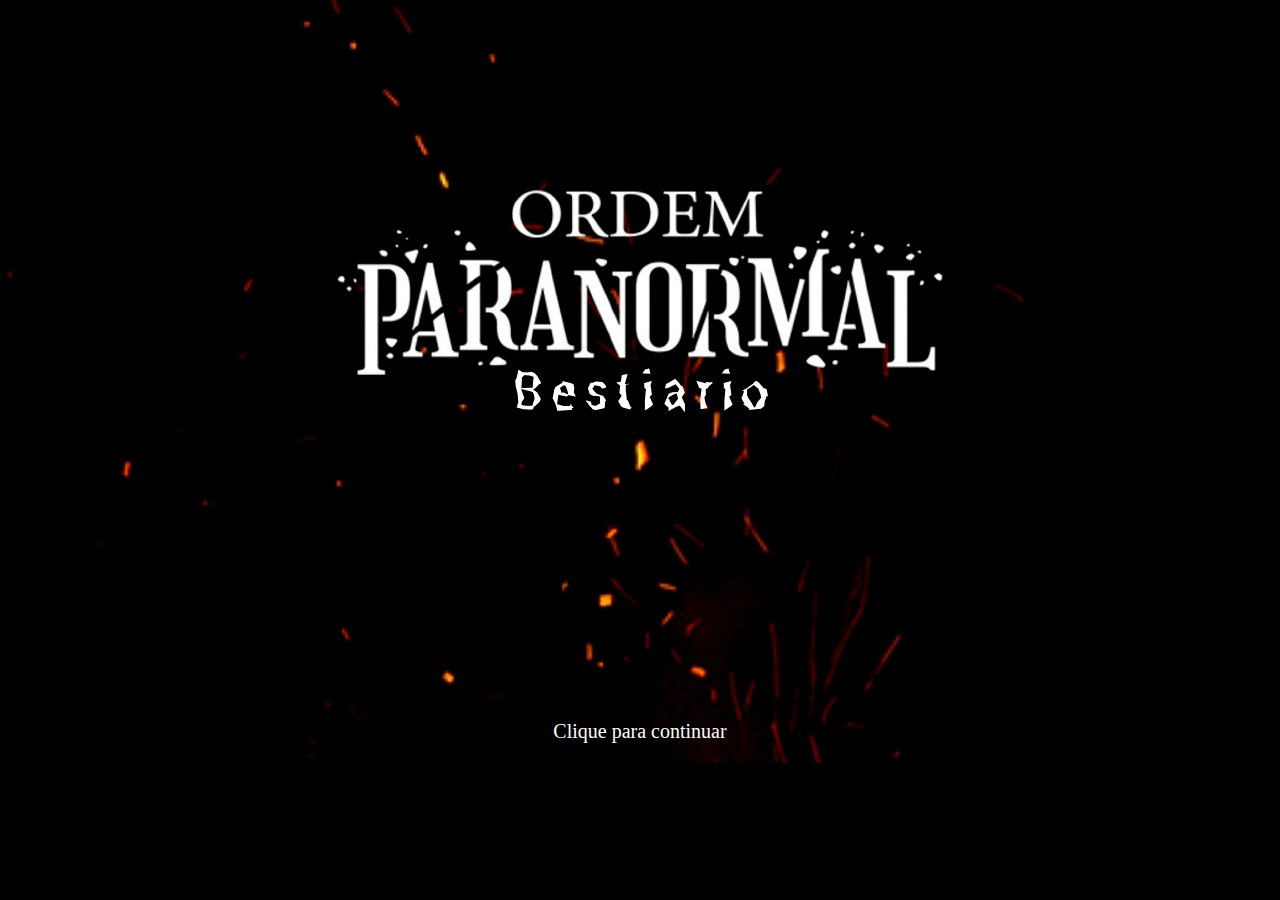
<file: Index.html>
<!DOCTYPE html>
<html lang="pt-br">
<head>
    <meta charset="UTF-8">
    <meta name="viewport" content="width=device-width, initial-scale=1.0">
    <title>Ordem paranormal</title>
    <link rel="stylesheet" href="estilos/index.css">
</head>
<body id="paginainicial">
    <nav> 
        <a href="Direcionador.html">
            <div>
                <img src="Imagens/logoordemparanormalbestiario.png" alt="">
            </div>
            
            <div class="paginainicial">
                <p>Clique para continuar</p>
            </div>
        </a>
    </nav>

    <blabla>
    </blabla>
</body>
</html>
</file>
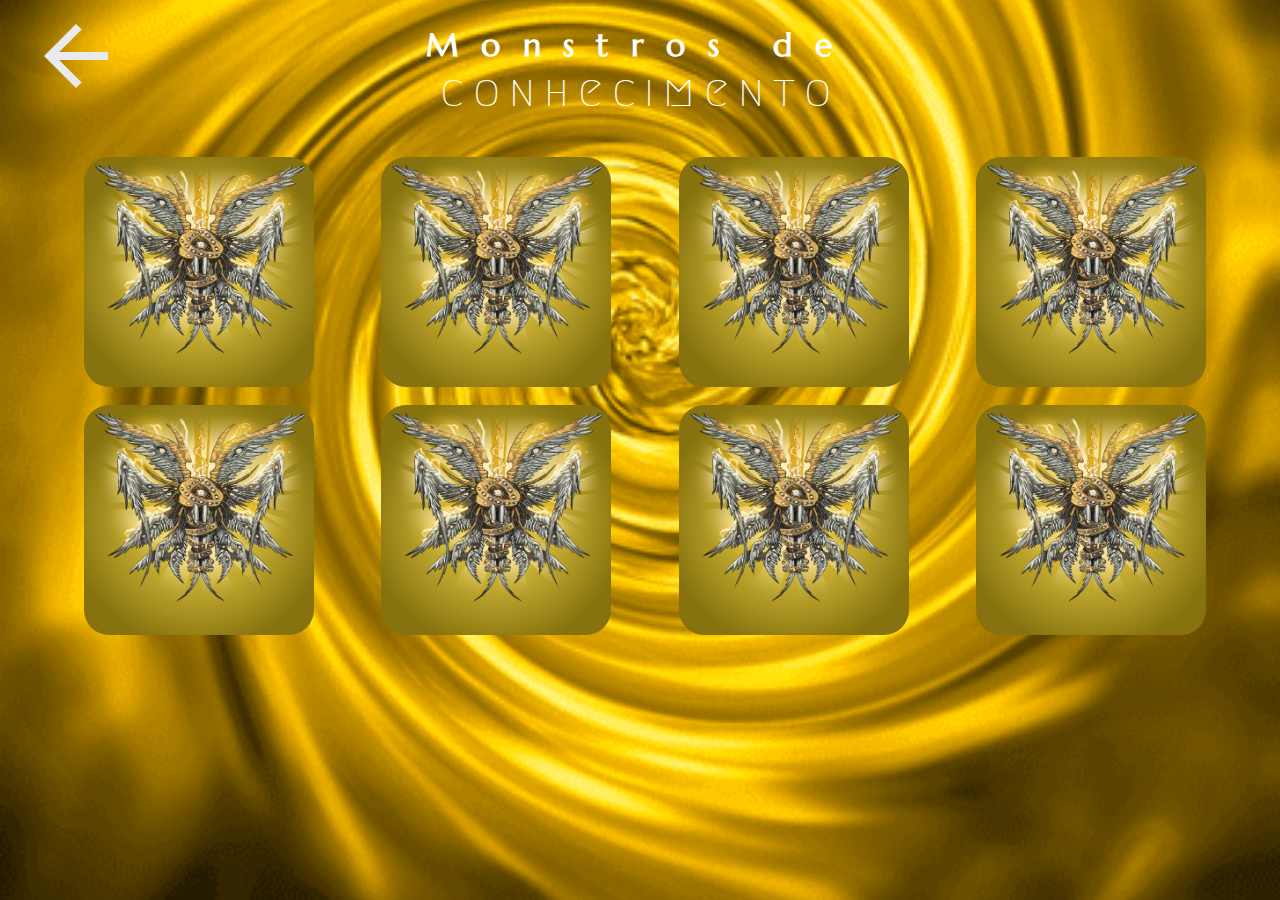
<file: conhecimento.html>
<!DOCTYPE html>
<html lang="pt-br">
<head>
    
    <meta charset="UTF-8">
    <meta name="viewport" content="width=device-width, initial-scale=1.0">
    <title>Document</title>
    <link rel="stylesheet" href="estilos/conhecimento.css">

</head>
<body id="paginaconhecimento">
 
    <a href="Direcionador.html">
        <img  src="Imagens/voltar.png" alt="" title="Voltar">
    </a>
    
    <h1>Monstros de <br> <span class="txtconhecimento">conhecimento</span></h1>
    
    <div class="card-wrapper">
        <div class="card conhecimento">
            <img src="Imagens/monstroconhecimento.png" alt="" srcset="">
        </div>
        <div class="card conhecimento">
            <img src="Imagens/monstroconhecimento.png" alt="" srcset="">
        </div>
        <div class="card conhecimento">
            <img src="Imagens/monstroconhecimento.png" alt="" srcset="">
        </div>
        <div class="card conhecimento">
            <img src="Imagens/monstroconhecimento.png" alt="" srcset="">
        </div>
        <div class="card conhecimento">
            <img src="Imagens/monstroconhecimento.png" alt="" srcset="">
        </div>
        <div class="card conhecimento">
            <img src="Imagens/monstroconhecimento.png" alt="" srcset="">
        </div>
        <div class="card conhecimento">
            <img src="Imagens/monstroconhecimento.png" alt="" srcset="">
        </div>
        <div class="card conhecimento">
            <img src="Imagens/monstroconhecimento.png" alt="" srcset="">
        </div>
    </div>
    
    <div class="popup">
        <div class="popup-wrapper conhecimento">
            <div class="popup-close">X</div>
            <div class="popup-content">
                
                <img src="Imagens/monstroconhecimento.png" alt="">
                
                <div class="popup-content-text">
                    <h2 class="txtconhecimento">Carniçal Preto da Morte</h2>
                    <p class="txtconhecimento">Elemento: Sangue</p>
                    <p>Os Zumbis de Sangue são criaturas paranormais que surgem de cadáveres abandonados em áreas com a Membrana enfraquecida, após mortes brutais. Eles servem como passagens para a entidade de Sangue tomar controle físico. O tempo de transformação varia com o ambiente e a exposição paranormal da vítima, podendo resultar em zumbis mais brutais e animalescos, conhecidos como Bestiais.</p>
                </div>
            </div>
        </div>
    </div>

    <script src="popup.js"></script>

</body>
</html>
</file>
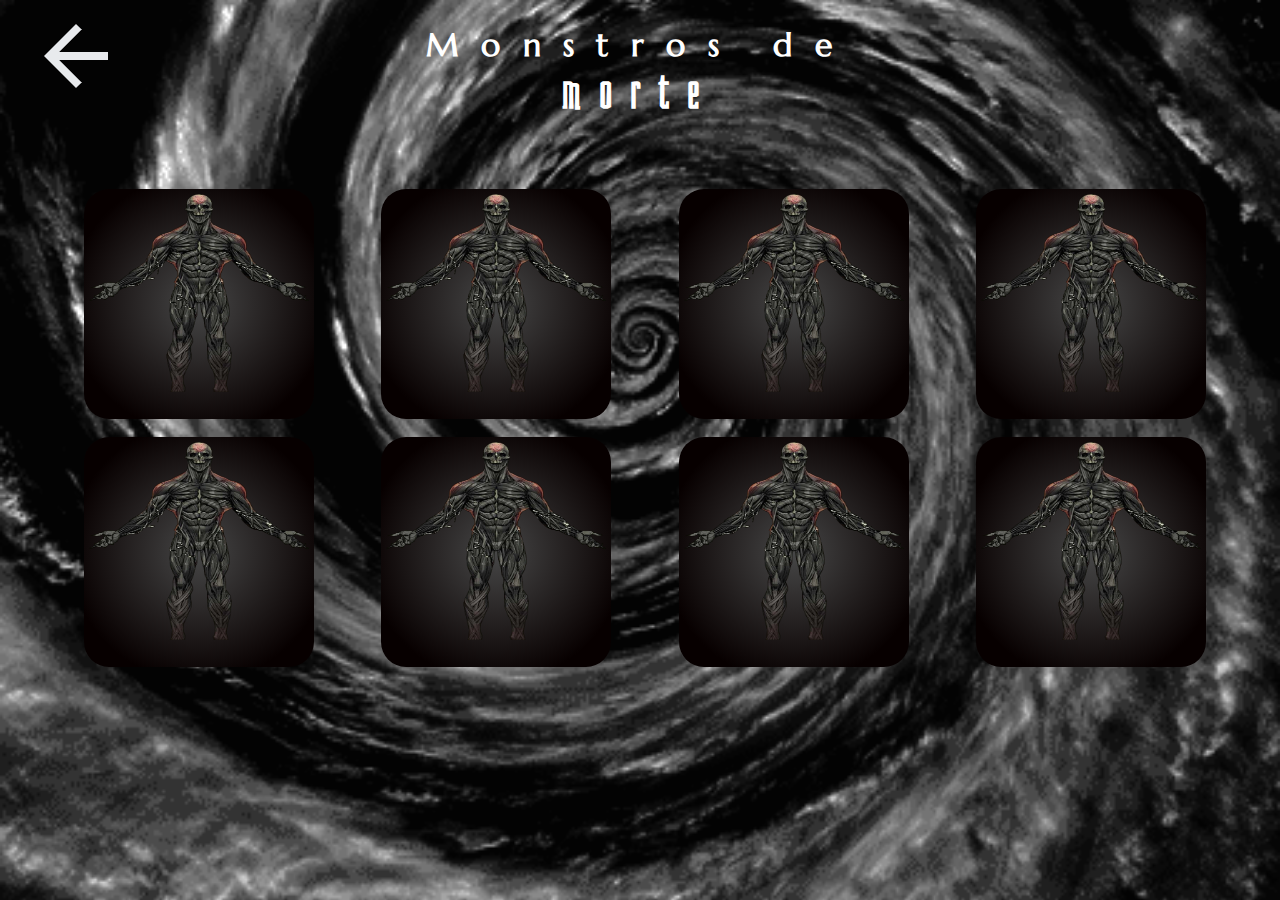
<file: morte.html>
<!DOCTYPE html>
<html lang="pt-br">
<head>
    
    <meta charset="UTF-8">
    <meta name="viewport" content="width=device-width, initial-scale=1.0">
    <title>Document</title>
    <link rel="stylesheet" href="estilos/morte.css">

</head>
<body id="paginamorte">

    <a href="Direcionador.html">
        <img  src="Imagens/voltar.png" alt="" title="Voltar">
    </a>
    
    <h1>Monstros de <br> <span class="txtmorte">morte</span></h1>
    
    <div class="card-wrapper">
        <div class="card morte">
            <img src="Imagens/mostromorte.png" alt="" srcset="">
        </div>
        <div class="card morte">
            <img src="Imagens/mostromorte.png" alt="" srcset="">
        </div>
        <div class="card morte">
            <img src="Imagens/mostromorte.png" alt="" srcset="">
        </div>
        <div class="card morte">
            <img src="Imagens/mostromorte.png" alt="" srcset="">
        </div>
        <div class="card morte">
            <img src="Imagens/mostromorte.png" alt="" srcset="">
        </div>
        <div class="card morte">
            <img src="Imagens/mostromorte.png" alt="" srcset="">
        </div>
        <div class="card morte">
            <img src="Imagens/mostromorte.png" alt="" srcset="">
        </div>
        <div class="card morte">
            <img src="Imagens/mostromorte.png" alt="" srcset="">
        </div>
    </div>
    
    <div class="popup">
        <div class="popup-wrapper morte">
            <div class="popup-close">X</div>
            <div class="popup-content">
                
                <img src="Imagens/mostromorte.png" alt="">
                
                <div class="popup-content-text">
                    <h2 class="txtmorte">Carniçal Preto da Morte</h2>
                    <p>Elemento: <span class="txtmorte">morte</span></p>
                    <p>Os Zumbis de Sangue são criaturas paranormais que surgem de cadáveres abandonados em áreas com a Membrana enfraquecida, após mortes brutais. Eles servem como passagens para a entidade de Sangue tomar controle físico. O tempo de transformação varia com o ambiente e a exposição paranormal da vítima, podendo resultar em zumbis mais brutais e animalescos, conhecidos como Bestiais.</p>
                </div>
            </div>
        </div>
    </div>

    <script src="popup.js"></script>

</body>
</html>
</file>
<file: estilos/index.css>
@import "style.css";

/*Pagina inicial besta*/
body#paginainicial{

    background: var();
    background-image: linear-gradient();
    background: black url('../Imagens/fagulhas-subindo.gif') no-repeat;
    background-size: cover;
}

#paginainicial img{

    font-family: 'Gill Sans', 'Gill Sans MT', Calibri, 'Trebuchet MS', sans-serif;
     position: absolute;
     top: 40%;
     left: 50%;
    transform: translate(-50%, -50%);

}

#paginainicial p {
    color: white;
    font-size: 20px;
    text-decoration: none;

    top: 48vh;
    display: flex;
    align-items: center;
    justify-content: center;
    margin-top: 80vh;

}

#paginainicial p:hover{

    font-size: 25px;
    transition: 0.79s;

}

#paginainicial a{

    text-decoration: none;
    width: 100%;
    height: 100%;

}
</file>
<file: estilos/conhecimento.css>
@import "style.css";

/*pagina sangue*/
#paginaconhecimento{

    background: black url('../Imagens/Vortex-conhecimento.gif') right center no-repeat;
    background-size: cover;

}

#paginaconhecimento > a{

    display: flex;
    margin-bottom: -100px;
    margin-left: 20px;

}

#paginaconhecimento > a:hover{

    margin-left: 1px;

}

#paginaconhecimento h1{

    text-align: center;
    color: #ffffff;
    letter-spacing: 0.7em;
    margin-bottom: 40px;

    font-family: var(--font3);

}

#paginaconhecimento h1 > span{

    display: inline;
    font-size: 1.4em;
    font-weight: 100;
    letter-spacing: 0.2em;

}

.divmostrosangue{

    height: 150px;
    width: 150px;

    background: rgb(255,0,0);
    background: radial-gradient(circle, rgb(255, 255, 255) 0%, rgba(0,0,0,1) 93%);
    border-radius: 25px;

}


/*cards*/

.card-wrapper {
    display: grid;
    grid-template-columns: 4fr 4fr 4fr 4fr;
    grid-column-gap: 3vh;
    grid-row-gap: 2vh;
    padding-left: 6%;
    padding-right: 2%;
    margin: auto;
}


.card {
    width: 220px;
    height: 220px;
    border-radius: 25px;
    padding: 5px;
    cursor: pointer;
}

.card:hover{
    width: 240px;
    height: 240px;
}

.card > img {
    width: 100%;
    height: 90%;
    display: block;
    margin: auto;
}

.card > img:hover{
    margin-left: 5px3;
}

/*popup*/

.popup {
    width: 100%;
    height: 100%;
    position: fixed;
    z-index: 1;
    top: 0;
    right: 0;
    background-color: rgba(0, 0, 0, 0.623);
    align-items: center;
    justify-content: center;
    display: none;
}

.popup-wrapper {
    width: 80%;
    height: 80%;
    border-radius: 25px;
}

.popup-close {
    border: 5px solid black;
    background-color: rgb(255, 0, 0);
    color: #ffffff;
    width: 2.5rem;
    height: 2.5rem;
    border-radius: 100%;
    padding: 5px;
    font-family: 'Franklin Gothic Medium', 'Arial Narrow', Arial, sans-serif;
    font-size: 2rem;
    display: flex;
    align-items: center;
    justify-content: center;
    
    position: relative;
    top: 5%;
    right: -92%;
    cursor: pointer;
}

.popup-content {
    display: flex;
    height: 100%;
    width: 100%;
}
/*retrato*/
.popup-content > img {
    flex: 50%;
    width: 70%;
    height:70%;
    border: 10px solid #000;
    margin: 10px 10px 10px 10px;
    filter: drop-shadow(0 0 1rem rgb(157, 107, 0));
}

.popup-content-text{

    color: white;
    font-size: 1.2em;
    font-family: var(--font1);

    margin-left: 2px;

}

.popup-content-text > h2{
    text-shadow: 1px 3px 1px black;
    font-size: 1.9em;
    margin-top: -0.9%;
    margin-bottom: 10%;
}

.popup-content-text > p{

 font-family: var(--font1);
    
}


.conhecimento {
    background: radial-gradient(circle, #ffe353 0%, #86720e 80%);
}
</file>
<file: estilos/morte.css>
@import "style.css";

#paginamorte{

    background: black url('../Imagens/Vortex-morte.gif') right center no-repeat;
    background-size: cover;

}

#paginamorte > a{

    display: flex;
    margin-bottom: -100px;
    margin-left: 20px;

}

#paginamorte > a:hover{

    margin-left: 1px;

}

#paginamorte h1{

    text-align: center;
    color: #ffffff;
    letter-spacing: 0.7em;
    margin-bottom: 70px;

    font-family: var(--font3);

}

#paginamorte h1 > span{

    display: inline;
    font-size: 1.4em;
    letter-spacing: 0.4em;

}

.divmostrosangue{

    height: 150px;
    width: 150px;

    background: rgb(255,0,0);
    background: radial-gradient(circle, rgb(255, 255, 255) 0%, rgba(0,0,0,1) 93%);
    border-radius: 25px;

}


/*cards*/

.card-wrapper {
    display: grid;
    grid-template-columns: 4fr 4fr 4fr 4fr;
    grid-column-gap: 3vh;
    grid-row-gap: 2vh;
    padding-left: 6%;
    padding-right: 2%;
    margin: auto;
}


.card {
    width: 220px;
    height: 220px;
    border-radius: 25px;
    padding: 5px;
    cursor: pointer;
}

.card:hover{
    width: 240px;
    height: 240px;
}

.card > img {
    width: 100%;
    height: 90%;
    display: block;
    margin: auto;
}

.card > img:hover{
    margin-left: 5px3;
}

/*popup*/

.popup {
    width: 100%;
    height: 100%;
    position: fixed;
    z-index: 1;
    top: 0;
    right: 0;
    background-color: rgba(0, 0, 0, 0.623);
    align-items: center;
    justify-content: center;
    display: none;
}

.popup-wrapper {
    width: 80%;
    height: 80%;
    border-radius: 25px;
}

.popup-close {
    border: 5px solid black;
    background-color: rgb(255, 0, 0);
    color: #ffffff;
    width: 2.5rem;
    height: 2.5rem;
    border-radius: 100%;
    padding: 5px;
    font-family: 'Franklin Gothic Medium', 'Arial Narrow', Arial, sans-serif;
    font-size: 2rem;
    display: flex;
    align-items: center;
    justify-content: center;
    
    position: relative;
    top: 5%;
    right: -92%;
    cursor: pointer;
}

.popup-content {
    display: flex;
    height: 100%;
    width: 100%;
}
/*retrato*/
.fundo{
 background-color: #ffffff;
}

.popup-content img {

    flex: 50%;
    width: 70%;
    height: 70%;
    border: 10px solid #000;
    margin: 10px 20px 10px 10px;
    filter: drop-shadow(0 0 1rem rgb(255, 255, 255));

}

.popup-content-text{

    color: white;
    font-size: 1.2em;
    font-family: var(--font1);

    margin-left: 100px;

}

.popup-content-text > h2{

    text-shadow: 1px 3px 1px black;
    font-size: 1.9em;
    margin-top: -0.9%;
    margin-bottom: 10%;

}

.popup-content-text > p{

 font-family: var(--font1);
    
}


.morte {
    background: radial-gradient(circle, rgb(71, 71, 71) 0%, rgb(7, 0, 0) 80%);
}
</file>
